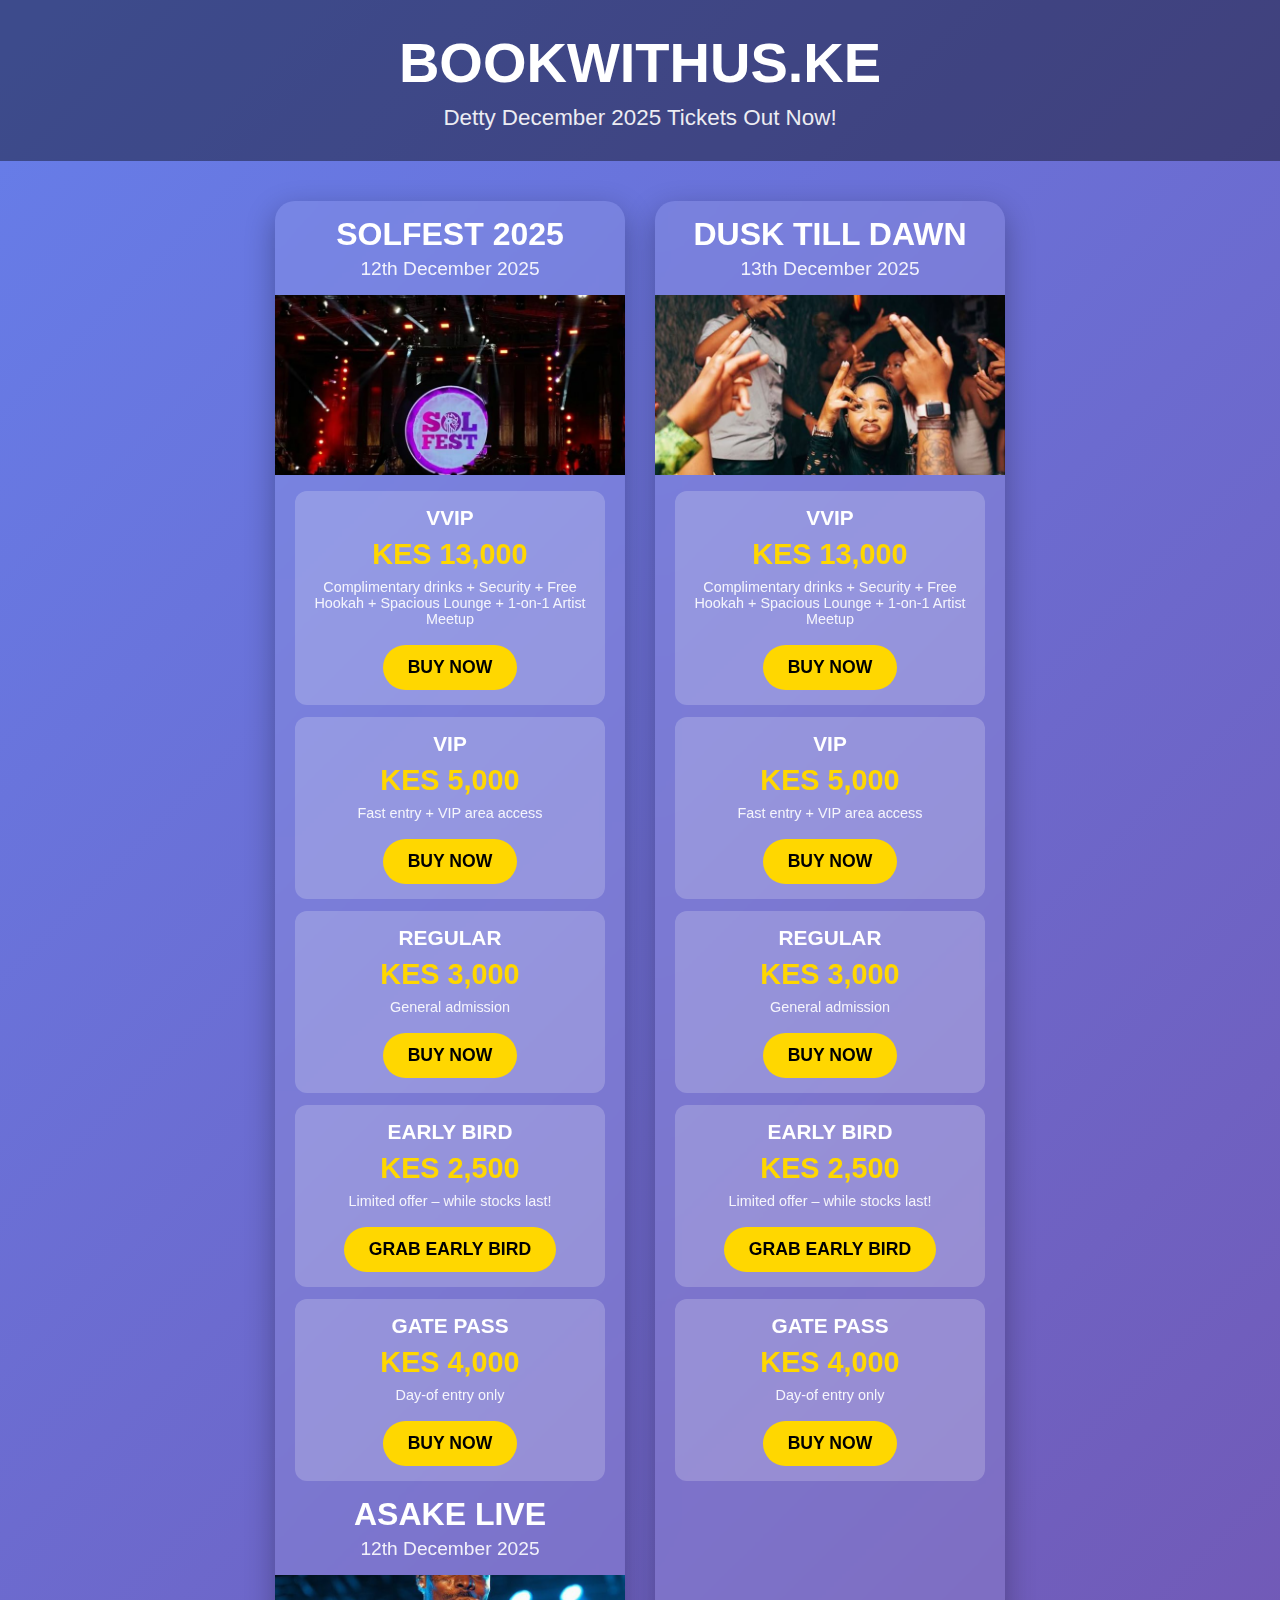
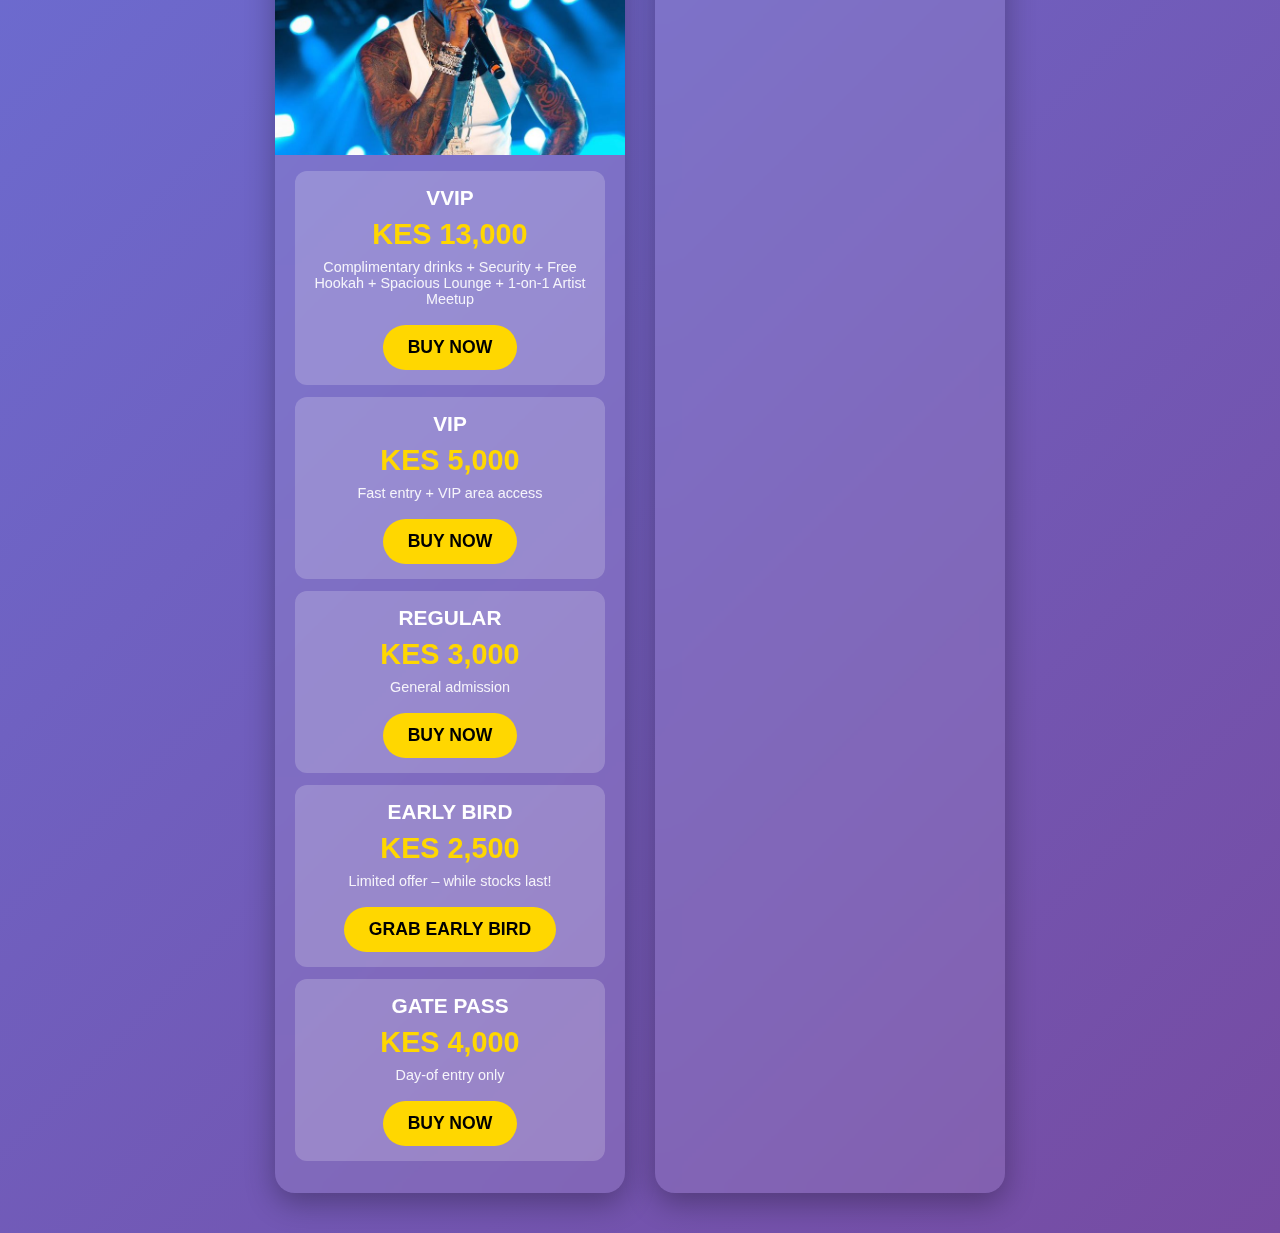
<file: Documents/CONCERT/index.html>
<!DOCTYPE html>
<html lang="en">
  <head>
    <meta charset="UTF-8" />
    <meta name="viewport" content="width=device-width, initial-scale=1.0" />
    <title>BookWithUs.ke - SolFest & December Shows</title>
    <link rel="stylesheet" href="style.css" />
  </head>
  <body>
    <header>
      <h1>BOOKWITHUS.KE</h1>
      <p class="tagline">Detty December 2025 Tickets Out Now!</p>
    </header>

    <main>
      <div class="event-container">
        <div class="event-card">
          <h2>SOLFEST 2025</h2>
          <p class="date">12th December 2025</p>
          <img
            src="images/solfest.jpeg"
            alt="solfest"
          />
          <div class="tickets"></div>
        </div}
        <div class="event-card">
          <h2>ASAKE LIVE</h2>
          <p class="date">12th December 2025</p>
          <img
            src="images/Asake.jpeg"
            alt="asake"
          />
          <div class="tickets"></div>
        </div>

        
        <div class="event-card">
          <h2>DUSK TILL DAWN</h2>
          <p class="date">13th December 2025</p>
          <img
            src="images/download.jpeg"
            alt="dusk"
          />
          <div class="tickets"></div>
        </div>
      </div>
    </main>

    <script src="script.js"></script>
  </body>
</html>
</file>
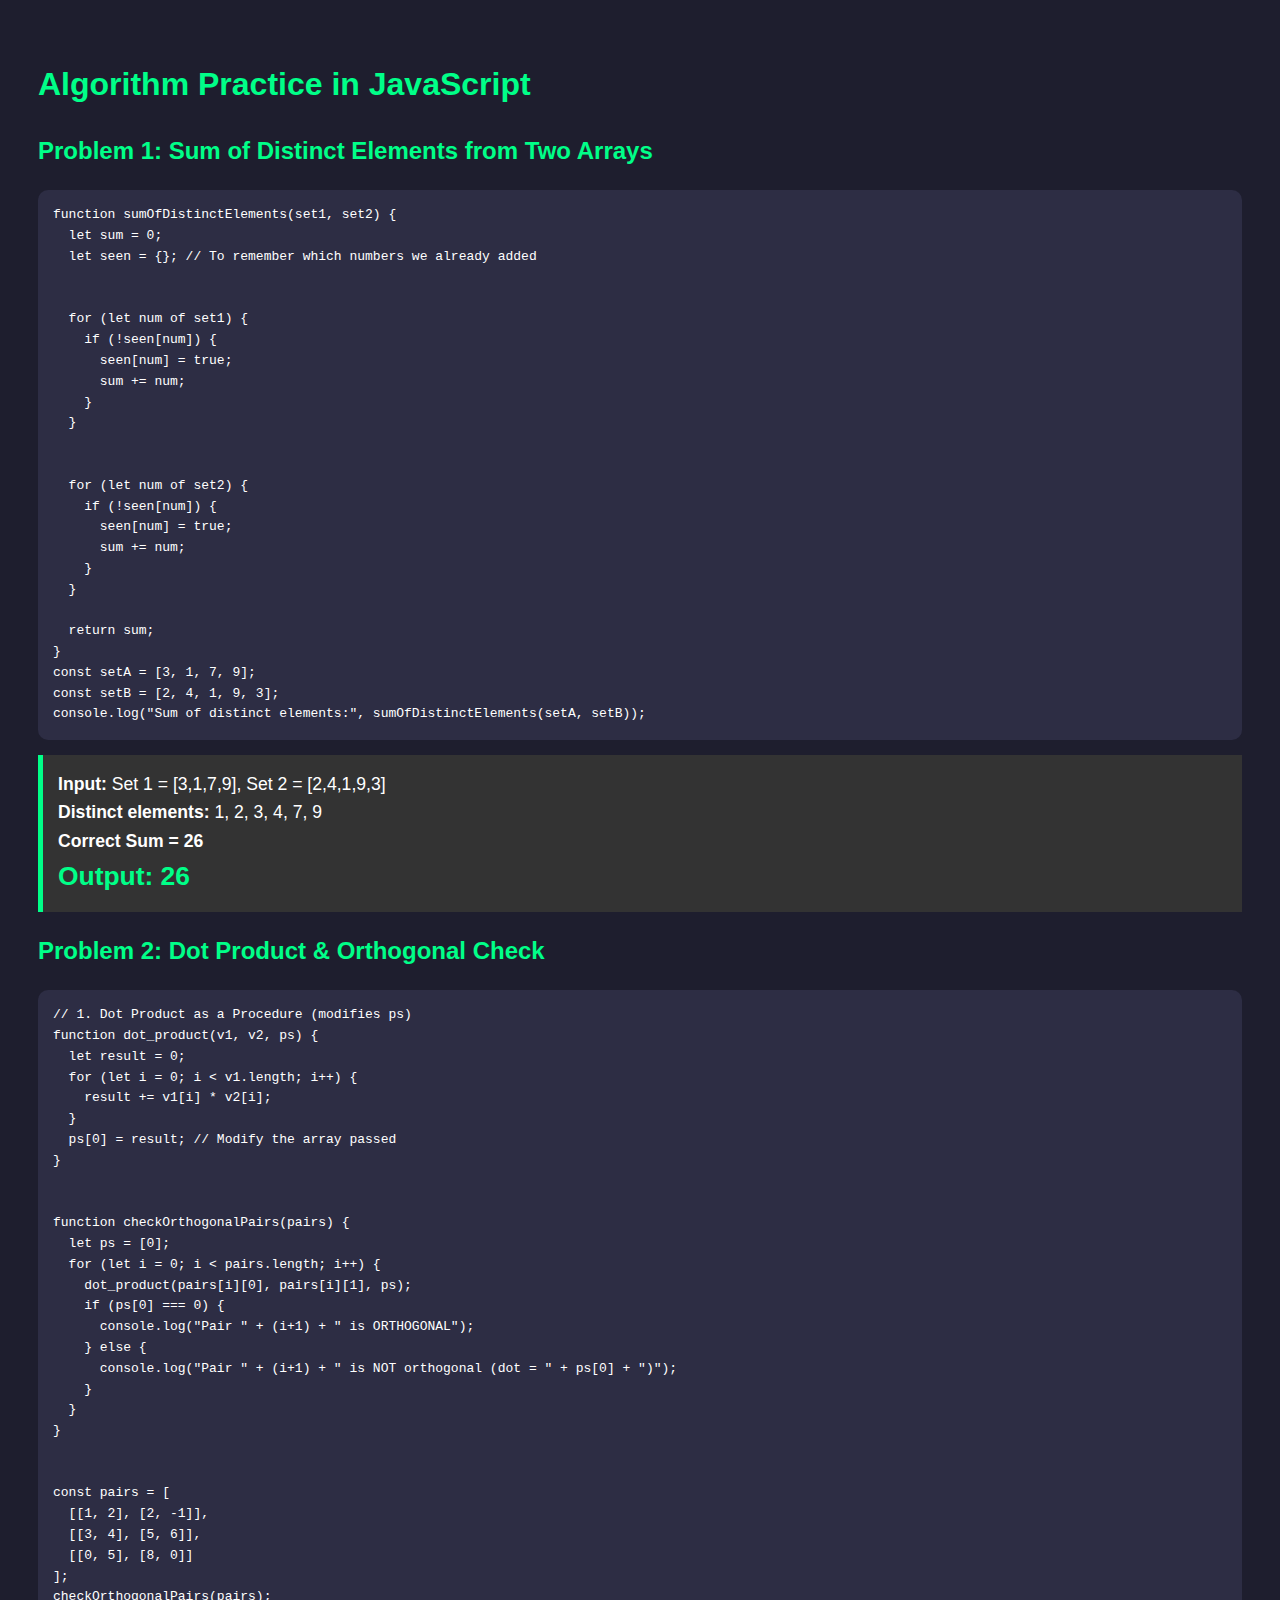
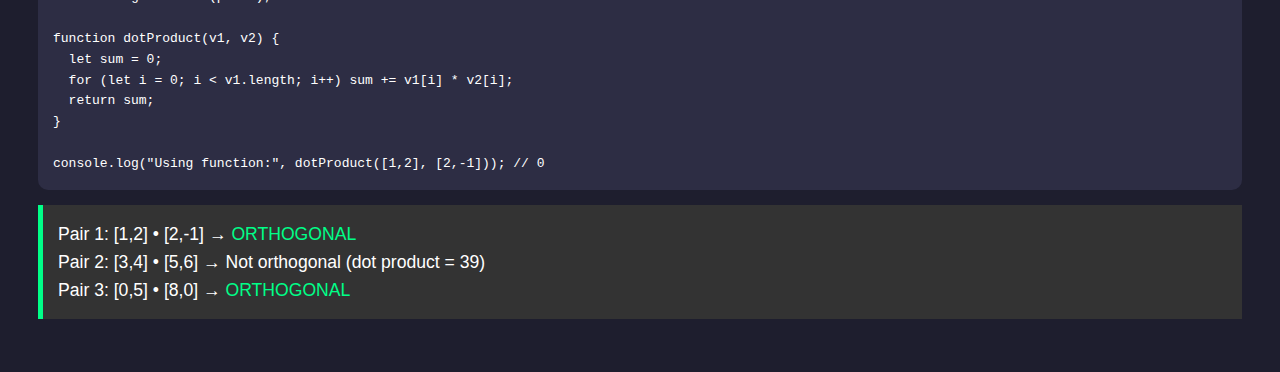
<file: Documents/data structures/distinct-sum-and-dotproduct/problem1-distinct-sum.html>
<!DOCTYPE html>
<html lang="en">
<head>
  <meta charset="UTF-8">
  <meta name="viewport" content="width=device-width, initial-scale=1.0">
  <title>Problem 1 & 2 - Algorithms</title>
  <style>
    body {
      font-family: Arial, sans-serif;
      background: #1e1e2e;
      color: #fff;
      padding: 30px;
      line-height: 1.6;
    }
    h1, h2 { color: #00ff88; }
    pre {
      background: #2d2d44;
      padding: 15px;
      border-radius: 10px;
      overflow-x: auto;
    }
    .output {
      background: #333;
      padding: 15px;
      margin: 15px 0;
      border-left: 5px solid #00ff88;
      font-size: 1.1em;
    }
  </style>
</head>
<body>

  <h1>Algorithm Practice in JavaScript</h1>

  <h2>Problem 1: Sum of Distinct Elements from Two Arrays</h2>
  <pre id="code1"></pre>
  <div class="output" id="result1"></div>

  <h2>Problem 2: Dot Product & Orthogonal Check</h2>
  <pre id="code2"></pre>
  <div class="output" id="result2"></div>

  <script>
    
    const code1 = `function sumOfDistinctElements(set1, set2) {
  let sum = 0;
  let seen = {}; // To remember which numbers we already added

  
  for (let num of set1) {
    if (!seen[num]) {
      seen[num] = true;
      sum += num;
    }
  }

  
  for (let num of set2) {
    if (!seen[num]) {
      seen[num] = true;
      sum += num;
    }
  }

  return sum;
}
const setA = [3, 1, 7, 9];
const setB = [2, 4, 1, 9, 3];
console.log("Sum of distinct elements:", sumOfDistinctElements(setA, setB));`;

    document.getElementById("code1").textContent = code1;

    function sumOfDistinctElements(set1, set2) {
      let sum = 0;
      let seen = {};
      for (let num of set1) {
        if (!seen[num]) { seen[num] = true; sum += num; }
      }
      for (let num of set2) {
        if (!seen[num]) { seen[num] = true; sum += num; }
      }
      return sum;
    }

    const setA = [3, 1, 7, 9];
    const setB = [2, 4, 1, 9, 3];
    const total = sumOfDistinctElements(setA, setB);
    document.getElementById("result1").innerHTML = `
      <strong>Input:</strong> Set 1 = [3,1,7,9], Set 2 = [2,4,1,9,3]<br>
      <strong>Distinct elements:</strong> 1, 2, 3, 4, 7, 9<br>
      <strong>Correct Sum = 26</strong><br>
      <strong style="color: #00ff88; font-size: 1.5em;">Output: ${total}</strong>
    `;

    
    const code2 = `// 1. Dot Product as a Procedure (modifies ps)
function dot_product(v1, v2, ps) {
  let result = 0;
  for (let i = 0; i < v1.length; i++) {
    result += v1[i] * v2[i];
  }
  ps[0] = result; // Modify the array passed
}


function checkOrthogonalPairs(pairs) {
  let ps = [0];
  for (let i = 0; i < pairs.length; i++) {
    dot_product(pairs[i][0], pairs[i][1], ps);
    if (ps[0] === 0) {
      console.log("Pair " + (i+1) + " is ORTHOGONAL");
    } else {
      console.log("Pair " + (i+1) + " is NOT orthogonal (dot = " + ps[0] + ")");
    }
  }
}


const pairs = [
  [[1, 2], [2, -1]],   
  [[3, 4], [5, 6]],    
  [[0, 5], [8, 0]]     
];
checkOrthogonalPairs(pairs);

function dotProduct(v1, v2) {
  let sum = 0;
  for (let i = 0; i < v1.length; i++) sum += v1[i] * v2[i];
  return sum;
}

console.log("Using function:", dotProduct([1,2], [2,-1])); // 0`;

    document.getElementById("code2").textContent = code2;

    
    function dot_product(v1, v2, ps) {
      let result = 0;
      for (let i = 0; i < v1.length; i++) result += v1[i] * v2[i];
      ps[0] = result;
    }

    const pairs = [
      [[1, 2], [2, -1]],
      [[3, 4], [5, 6]],
      [[0, 5], [8, 0]]
    ];

    let output = "";
    let ps = [0];
    for (let i = 0; i < pairs.length; i++) {
      dot_product(pairs[i][0], pairs[i][1], ps);
      if (ps[0] === 0) {
        output += `Pair ${i+1}: [${pairs[i][0]}] • [${pairs[i][1]}] → <span style="color:#00ff88">ORTHOGONAL</span><br>`;
      } else {
        output += `Pair ${i+1}: [${pairs[i][0]}] • [${pairs[i][1]}] → Not orthogonal (dot product = ${ps[0]})<br>`;
      }
    }

    document.getElementById("result2").innerHTML = output;
  </script>

</body>
</html>
</file>
<file: Documents/CONCERT/style.css>
* {
  margin: 0;
  padding: 0;
  box-sizing: border-box;
  font-family: 'Arial', sans-serif;
}

body {
  background: linear-gradient(135deg, #667eea, #764ba2);
  color: white;
  min-height: 100vh;
}

header {
  text-align: center;
  padding: 30px 20px;
  background: rgba(0,0,0,0.4);
}

h1 {
  font-size: 3.5rem;
  margin-bottom: 10px;
}

.tagline {
  font-size: 1.4rem;
  opacity: 0.9;
}

.event-container {
  display: flex;
  flex-wrap: wrap;
  justify-content: center;
  gap: 30px;
  padding: 40px 20px;
}

.event-card {
  background: rgba(255,255,255,0.1);
  border-radius: 20px;
  width: 350px;
  overflow: hidden;
  backdrop-filter: blur(10px);
  box-shadow: 0 10px 30px rgba(0,0,0,0.3);
  text-align: center;
  padding-bottom: 20px;
}

.event-card img {
  width: 100%;
  height: 180px;
  object-fit: cover;
}

.event-card h2 {
  font-size: 2rem;
  margin: 15px 0 5px;
}

.date {
  font-size: 1.2rem;
  opacity: 0.9;
  margin-bottom: 15px;
}

.ticket-option {
  background: rgba(255,255,255,0.2);
  margin: 12px 20px;
  padding: 15px;
  border-radius: 12px;
  transition: 0.3s;
}

.ticket-option:hover {
  background: rgba(255,255,255,0.4);
  transform: scale(1.03);
}

.ticket-option h3 {
  font-size: 1.3rem;
  margin-bottom: 8px;
}

.price {
  font-size: 1.8rem;
  font-weight: bold;
  color: #ffd700;
}

.perks {
  font-size: 0.9rem;
  margin: 8px 0;
  opacity: 0.9;
}

.buy-btn {
  background: #ffd700;
  color: black;
  border: none;
  padding: 12px 25px;
  font-size: 1.1rem;
  font-weight: bold;
  border-radius: 50px;
  cursor: pointer;
  margin-top: 10px;
  transition: 0.3s;
}

.buy-btn:hover {
  background: #ffea00;
  transform: scale(1.05);
}

.sold-out {
  background: #ff0033 !important;
  color: white;
}

@media (max-width: 768px) {
  .event-container { flex-direction: column; align-items: center; }
  h1 { font-size: 2.5rem; }
}
</file>
